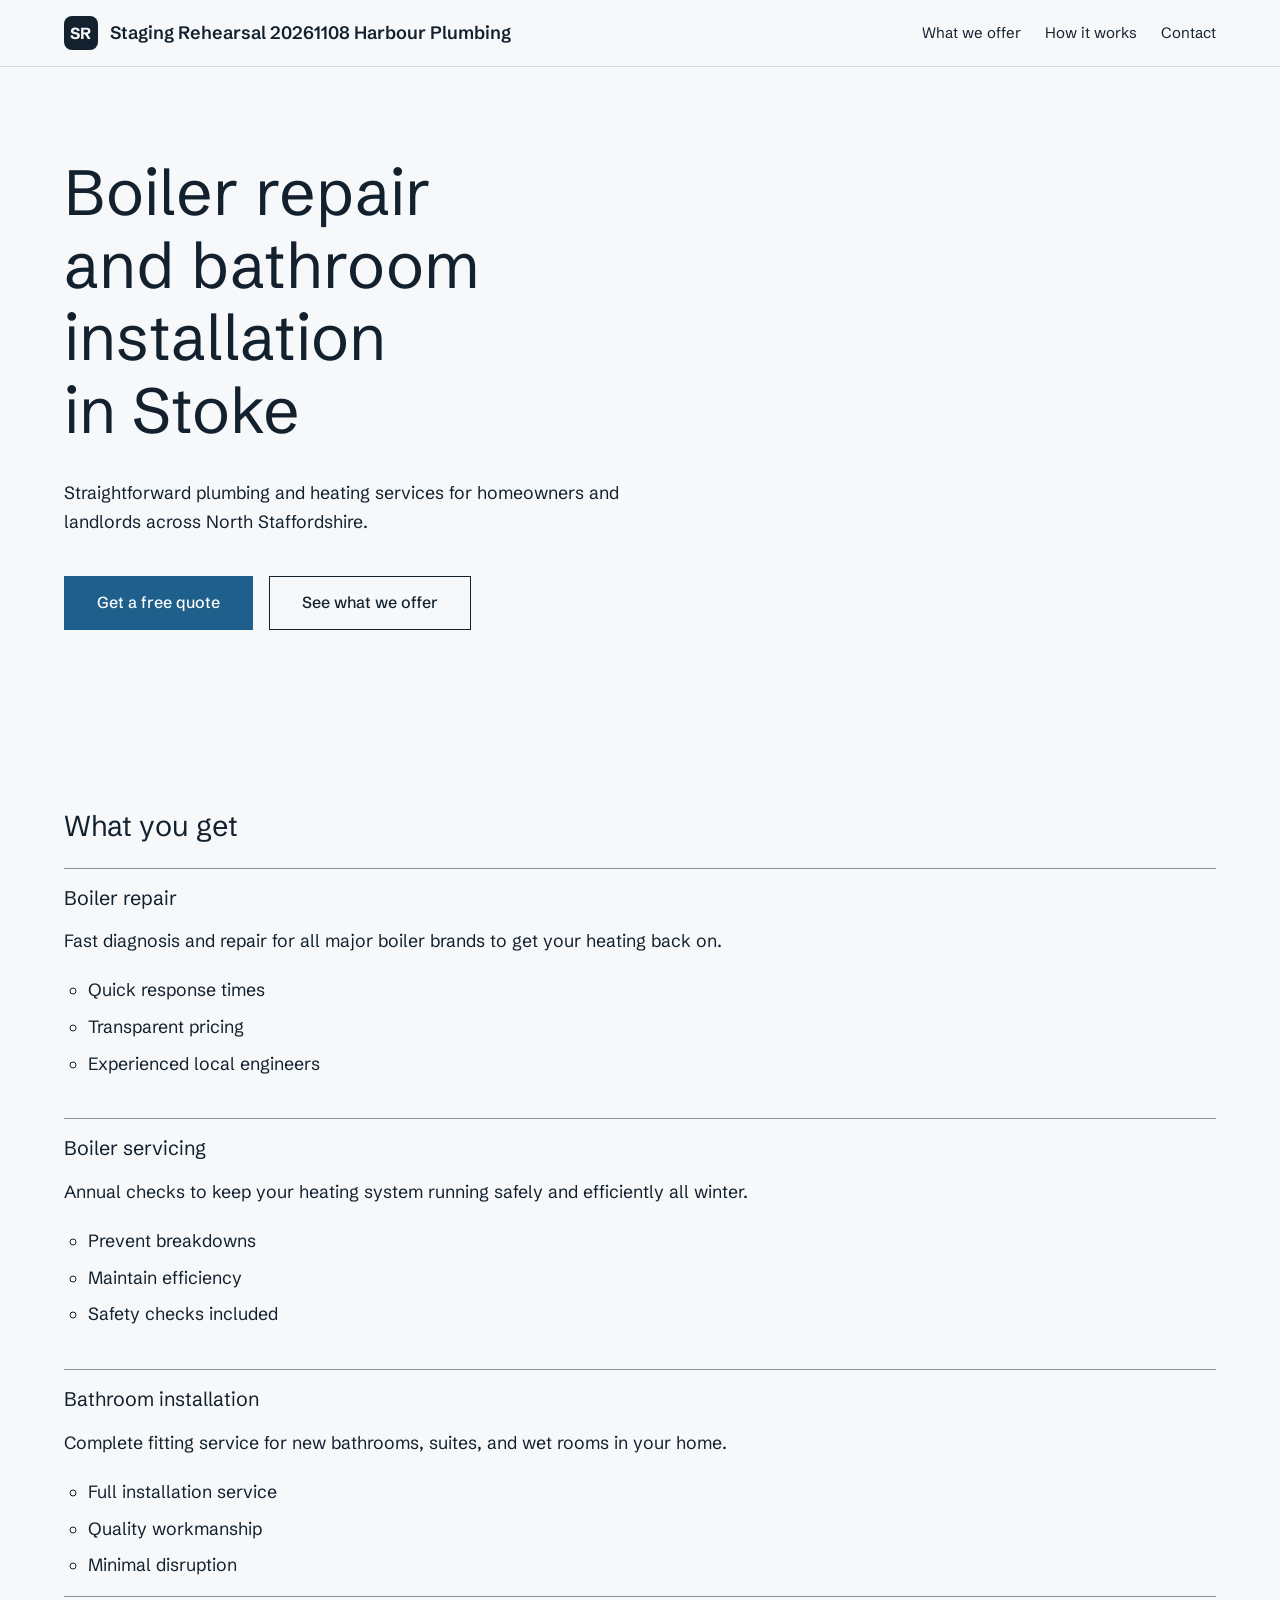
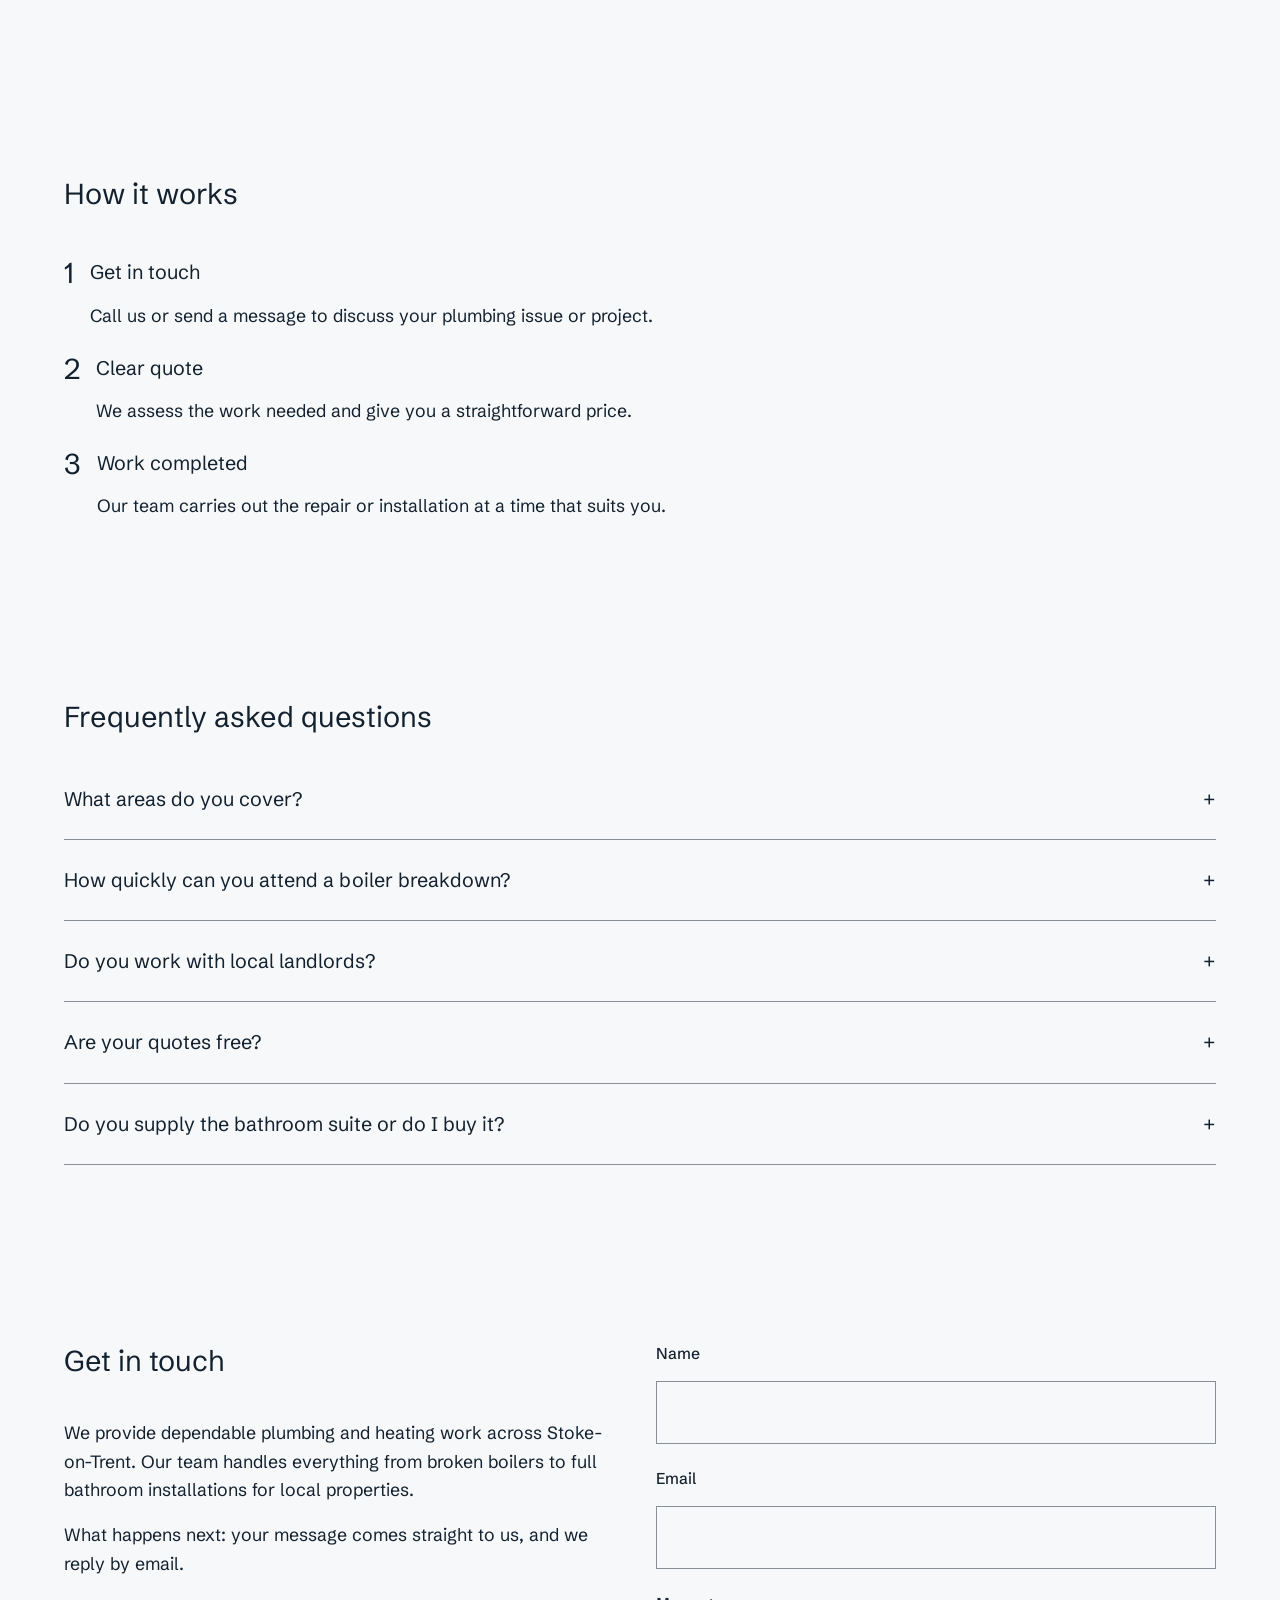
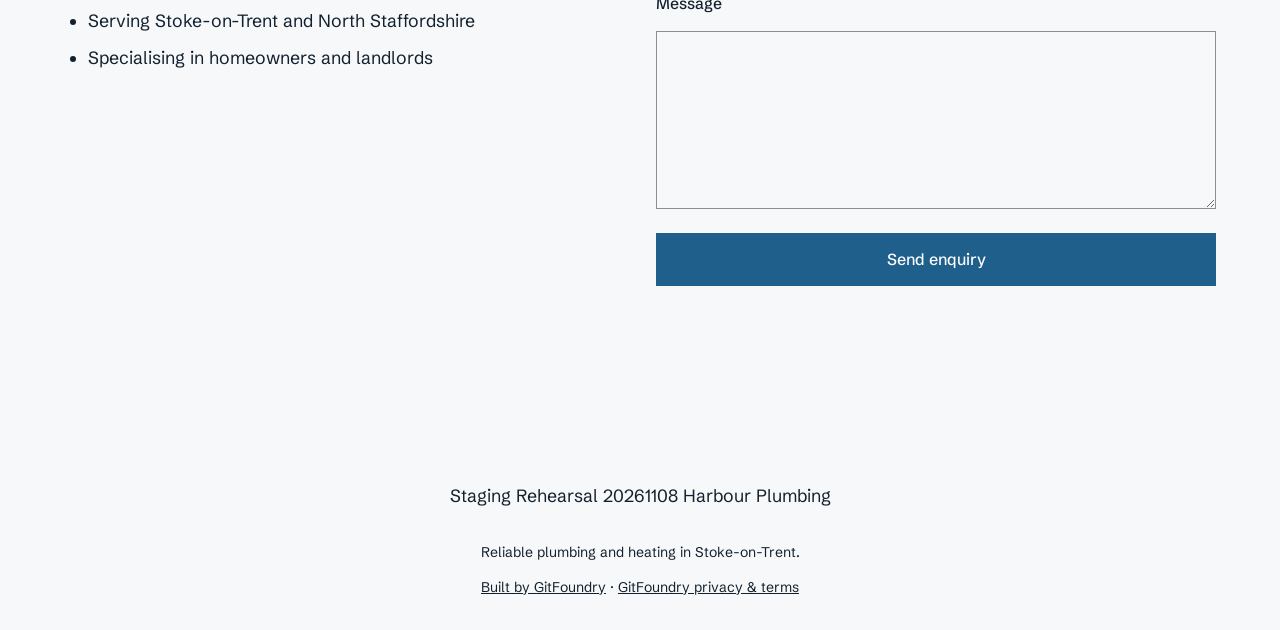
<file: index.html>
<!DOCTYPE html>
<html lang="en">
<head>
  <meta charset="UTF-8">
  <meta name="viewport" content="width=device-width, initial-scale=1.0">
  <title>Staging Rehearsal 20261108 Harbour Plumbing — Boiler repair and bathroom installation in Stoke</title>
  <meta name="description" content="Staging Rehearsal 20261108 Harbour Plumbing offers reliable boiler repair, servicing and bathroom installation for homeowners and landlords in Stoke-on-Trent.">
  <link rel="icon" href="favicon.svg" type="image/svg+xml">
  <link href="https://fonts.googleapis.com/css2?family=Schibsted+Grotesk:wght@400..900&family=Schibsted+Grotesk:wght@400..900&display=swap" rel="stylesheet">
  <link rel="stylesheet" href="styles.css">
  <noscript><style>
  .menu-toggle { display: none !important; }
  </style></noscript>
  <meta property="og:title" content="Staging Rehearsal 20261108 Harbour Plumbing">
  <meta property="og:description" content="Staging Rehearsal 20261108 Harbour Plumbing offers reliable boiler repair, servicing and bathroom installation for homeowners and landlords in Stoke-on-Trent.">
  <meta property="og:image" content="og-image.png">
  <meta property="og:url" content="index.html">
  <meta property="og:type" content="website">
  <meta name="twitter:card" content="summary_large_image">
  <script type="application/ld+json">{"@context":"https://schema.org","@type":"ProfessionalService","name":"Staging Rehearsal 20261108 Harbour Plumbing","description":"We provide dependable plumbing and heating work across Stoke-on-Trent. Our team handles everything from broken boilers to full bathroom installations for local properties."}</script>
</head>
<body>
<a class="skip-link" href="#main">Skip to content</a>
<header class="site-header" data-mobile-nav-open="false">
  <div class="site-header__inner">
    <a class="brand" href="index.html">
      <span class="brand__mark" aria-hidden="true">SR</span>
      <span class="brand__wordmark">Staging Rehearsal 20261108 Harbour Plumbing</span>
    </a>
    <button type="button" class="menu-toggle" data-mobile-nav-toggle aria-controls="primary-nav" aria-expanded="false" aria-label="Toggle navigation">
      <span class="menu-toggle__bar" aria-hidden="true"></span>
      <span class="menu-toggle__bar" aria-hidden="true"></span>
      <span class="menu-toggle__bar" aria-hidden="true"></span>
    </button>
    <nav class="primary-nav" id="primary-nav" aria-label="Primary">
      <a href="#features-list">What we offer</a>
      <a href="#process-steps">How it works</a>
      <a href="#contact-block">Contact</a>
    </nav>
  </div>
</header>

<main id="main">
<section data-section="hero-split" data-surface="dominant" id="hero-split" class="hero-split">
  <div class="container hero-split__inner">
    <div class="hero-split__text">
      <h1 class="hero-split__headline">Boiler repair and bathroom installation in Stoke</h1>
      <p class="hero-split__sub">Straightforward plumbing and heating services for homeowners and landlords across North Staffordshire.</p>
      <div class="hero-split__ctas">
        <a href="#contact" class="btn btn--primary">Get a free quote</a>
        <a href="#features-list" class="btn btn--ghost">See what we offer</a>
      </div>
    </div>

  </div>
</section>
<section data-section="features-list" data-surface="dominant" id="features-list" class="features-list">
  <div class="container">
    <h2 class="features-list__title">What you get</h2>
    <ul class="features-list__items">
      <li class="features-list__item">
        <div class="features-list__body">
          <h3 class="features-list__name">Boiler repair</h3>
          <p class="features-list__desc">Fast diagnosis and repair for all major boiler brands to get your heating back on.</p>
          <ul class="features-list__bullets"><li>Quick response times</li><li>Transparent pricing</li><li>Experienced local engineers</li></ul>
        </div>
      </li>
      <li class="features-list__item">
        <div class="features-list__body">
          <h3 class="features-list__name">Boiler servicing</h3>
          <p class="features-list__desc">Annual checks to keep your heating system running safely and efficiently all winter.</p>
          <ul class="features-list__bullets"><li>Prevent breakdowns</li><li>Maintain efficiency</li><li>Safety checks included</li></ul>
        </div>
      </li>
      <li class="features-list__item">
        <div class="features-list__body">
          <h3 class="features-list__name">Bathroom installation</h3>
          <p class="features-list__desc">Complete fitting service for new bathrooms, suites, and wet rooms in your home.</p>
          <ul class="features-list__bullets"><li>Full installation service</li><li>Quality workmanship</li><li>Minimal disruption</li></ul>
        </div>
      </li>
    </ul>
  </div>
</section>
<section data-section="process-steps" data-surface="dominant" id="process-steps" class="process-steps">
  <div class="container">
    <div class="process-steps__intro">
    <h2 class="process-steps__title">How it works</h2>
    </div>
    <ol class="process-steps__list">
      <li class="process-step">
        <span class="process-step__num" aria-hidden="true">1</span>
        <div class="process-step__body">
          <h3 class="process-step__heading">Get in touch</h3>
          <p class="process-step__desc">Call us or send a message to discuss your plumbing issue or project.</p>
        </div>
      </li>
      <li class="process-step">
        <span class="process-step__num" aria-hidden="true">2</span>
        <div class="process-step__body">
          <h3 class="process-step__heading">Clear quote</h3>
          <p class="process-step__desc">We assess the work needed and give you a straightforward price.</p>
        </div>
      </li>
      <li class="process-step">
        <span class="process-step__num" aria-hidden="true">3</span>
        <div class="process-step__body">
          <h3 class="process-step__heading">Work completed</h3>
          <p class="process-step__desc">Our team carries out the repair or installation at a time that suits you.</p>
        </div>
      </li>
    </ol>
  </div>
</section>
<section data-section="faq-accordion" data-surface="dominant" id="faq-accordion" class="faq-accordion">
  <div class="container">
    <h2 class="faq-accordion__title">Frequently asked questions</h2>
    <div class="faq-accordion__list">
      <details class="faq-item">
        <summary class="faq-item__question">What areas do you cover?</summary>
        <div class="faq-item__answer"><p>We cover all of Stoke-on-Trent and the surrounding areas in North Staffordshire.</p></div>
      </details>
      <details class="faq-item">
        <summary class="faq-item__question">How quickly can you attend a boiler breakdown?</summary>
        <div class="faq-item__answer"><p>We aim to respond to all emergency call-outs within the same day depending on our current schedule.</p></div>
      </details>
      <details class="faq-item">
        <summary class="faq-item__question">Do you work with local landlords?</summary>
        <div class="faq-item__answer"><p>Yes, we work regularly with landlords across North Staffordshire to maintain rental properties and issue safety certificates.</p></div>
      </details>
      <details class="faq-item">
        <summary class="faq-item__question">Are your quotes free?</summary>
        <div class="faq-item__answer"><p>Yes, we provide straightforward, no-obligation quotes for all plumbing and heating work before we start.</p></div>
      </details>
      <details class="faq-item">
        <summary class="faq-item__question">Do you supply the bathroom suite or do I buy it?</summary>
        <div class="faq-item__answer"><p>You can supply your own suite, or we can help you source the right fixtures for your space.</p></div>
      </details>
    </div>
  </div>
</section>
<section data-section="contact-block" data-surface="dominant" id="contact" class="contact-block">
  <div class="container contact-block__inner" id="contact-block">
    <div class="contact-block__info">
      <h2 class="contact-block__title">Get in touch</h2>
      <p class="contact-block__about">We provide dependable plumbing and heating work across Stoke-on-Trent. Our team handles everything from broken boilers to full bathroom installations for local properties.</p>
      <p class="contact-block__promise">What happens next: your message comes straight to us, and we reply by email.</p>
      <ul class="contact-block__signals"><li>Serving Stoke-on-Trent and North Staffordshire</li><li>Specialising in homeowners and landlords</li></ul>
    </div>
    <form class="contact-block__form" action="https://gitfoundry-worker-test.gitfoundry.workers.dev/api/site-enquiry" method="POST">
      <input type="hidden" name="subject" value="Enquiry from Staging Rehearsal 20261108 Harbour Plumbing">
      <input type="hidden" name="page" value="index.html">
      <input type="text" name="_gotcha" tabindex="-1" autocomplete="off" aria-hidden="true" style="position:absolute;left:-9999px">
      <div class="form-field">
        <label for="contact-name" class="form-label">Name</label>
        <input id="contact-name" name="name" type="text" class="form-input" autocomplete="name" required>
      </div>
      <div class="form-field">
        <label for="contact-email" class="form-label">Email</label>
        <input id="contact-email" name="email" type="email" class="form-input" autocomplete="email" required>
      </div>
      <div class="form-field">
        <label for="contact-message" class="form-label">Message</label>
        <textarea id="contact-message" name="message" class="form-textarea" rows="5" required></textarea>
      </div>
      <button type="submit" class="btn btn--primary">Send enquiry</button>
    </form>
  </div>
</section>
</main>
<footer class="site-footer">
  <div class="container site-footer__inner">
    <p class="site-footer__brand">Staging Rehearsal 20261108 Harbour Plumbing</p>
    <p class="site-footer__tagline">Reliable plumbing and heating in Stoke-on-Trent.</p>
    <p class="site-footer__built"><a href="https://gitfoundry.co.uk">Built by GitFoundry</a> · <a href="https://gitfoundry.co.uk/legal">GitFoundry privacy &amp; terms</a></p>
  </div>
</footer>
  <script src="mobile-nav.js" defer></script>
</body>
</html>
</file>
<file: styles.css>
/* Composable design stylesheet for style "tuple-1003d7c5-536c-485d-b191-a34178415eac". */
/* Compiled from reviewed style data by lib/design-css.mjs. The model never writes this file. */
:root {
  --colour-dominant: #f6f8fa;
  --colour-on-dominant: #13212e;
  --colour-supporting: #13212e;
  --colour-on-supporting: #f6f8fa;
  --colour-accent: #1f5f8b;
  --colour-on-accent: #ffffff;
  --colour-muted: #57626b;
  --colour-border: #898f96;
  --colour-focus: #1f5f8b;
  --colour-on-dark-focus: #356f97;
  --colour-error: #6b0014;
  --colour-success: #0b3d20;
  --font-display: "Schibsted Grotesk", Georgia, "Times New Roman", serif;
  --font-body: "Schibsted Grotesk", -apple-system, BlinkMacSystemFont, "Segoe UI", Roboto, Helvetica, Arial, sans-serif;
  --text-display: clamp(2.838rem, 2.4565714285714284rem + 1.9071428571428573vw, 4.173rem);
  --leading-display: 1.14;
  --tracking-display: -0.02em;
  --weight-display: 400;
  --text-h1: clamp(1.899rem, 1.643857142857143rem + 1.2757142857142854vw, 2.792rem);
  --leading-h1: 1.19;
  --tracking-h1: -0.015em;
  --weight-h1: 400;
  --text-h2: clamp(1.375rem, 1.2341428571428572rem + 0.7042857142857144vw, 1.868rem);
  --leading-h2: 1.24;
  --tracking-h2: -0.01em;
  --weight-h2: 400;
  --text-h3: clamp(1.125rem, 1.0892857142857142rem + 0.17857142857142858vw, 1.25rem);
  --leading-h3: 1.34;
  --tracking-h3: 0em;
  --weight-h3: 400;
  --text-body: clamp(1rem, 0.9642857142857143rem + 0.17857142857142858vw, 1.125rem);
  --leading-body: 1.63;
  --tracking-body: 0em;
  --weight-body: 400;
  --text-small: 0.875rem;
  --leading-small: 1.53;
  --tracking-small: 0em;
  --weight-small: 400;
  --text-label: clamp(0.875rem, 0.8392857142857143rem + 0.17857142857142858vw, 1rem);
  --leading-label: 1.4;
  --tracking-label: 0.01em;
  --weight-label: 500;
  --text-button: 1rem;
  --leading-button: 1.2;
  --tracking-button: 0em;
  --weight-button: 500;
  --measure: 79ch;
  --space-0: 0.25rem;
  --space-1: 0.5rem;
  --space-2: 0.75rem;
  --space-3: 1rem;
  --space-4: 1.5rem;
  --space-5: 2rem;
  --space-6: 3rem;
  --space-7: 4rem;
  --space-8: 6rem;
  --gutter: clamp(1rem, 0.7142857142857143rem + 1.4285714285714286vw, 2rem);
  --section-gap: clamp(3rem, 2.142857142857143rem + 4.285714285714286vw, 6rem);
  --content-max: 72rem;
  --radius: 0rem;
  --shadow: 0 1px 2px rgba(0, 0, 0, 0.06), 0 4px 12px rgba(0, 0, 0, 0.04);
  --colour-action: var(--colour-accent);
  --colour-on-action: var(--colour-on-accent);
  --card-border: none;
  --card-shadow: 0 1px 2px rgba(0, 0, 0, 0.06), 0 4px 12px rgba(0, 0, 0, 0.04);
  --control-min-height: 44px;
  --motion-fast: 120ms;
  --motion-normal: 200ms;
  --motion-slow: 320ms;
  --easing: cubic-bezier(0.2, 0, 0, 1);
}

*, *::before, *::after { box-sizing: border-box; }

body {
  margin: 0;
  font-family: var(--font-body);
  font-size: var(--text-body);
  line-height: var(--leading-body);
  background: var(--colour-dominant);
  color: var(--colour-on-dominant);
  overflow-wrap: anywhere;
}

/* anywhere, not break-word: only anywhere shrinks the min-content size, so a
   long word in a grid or flex child wraps instead of widening its track and
   bursting the page under 200% text enlargement. */
h1, h2, h3 { text-wrap: balance; overflow-wrap: anywhere; }

h1 {
  font-family: var(--font-display);
  font-size: var(--text-h1);
  font-weight: var(--weight-h1);
  line-height: var(--leading-h1);
  letter-spacing: var(--tracking-h1)em;
  margin-block: var(--space-6) var(--space-4);
}

h2 {
  font-family: var(--font-display);
  font-size: var(--text-h2);
  font-weight: var(--weight-h2);
  line-height: var(--leading-h2);
  letter-spacing: var(--tracking-h2)em;
  margin-block: var(--space-6) var(--space-3);
}

h3 {
  font-family: var(--font-display);
  font-size: var(--text-h3);
  font-weight: var(--weight-h3);
  line-height: var(--leading-h3);
  letter-spacing: var(--tracking-h3)em;
  margin-block: var(--space-5) var(--space-3);
}

p { max-width: var(--measure); }

small {
  font-size: var(--text-small);
  line-height: var(--leading-small);
}

label, .form-label {
  display: block;
  font-size: var(--text-label);
  font-weight: var(--weight-label);
  line-height: var(--leading-label);
  letter-spacing: var(--tracking-label)em;
  margin-block-end: var(--space-1);
}

.page-title {
  font-family: var(--font-display);
  font-size: var(--text-display);
  font-weight: var(--weight-display);
  line-height: var(--leading-display);
  letter-spacing: var(--tracking-display)em;
  /* An inner page's title sits outside a container: keep it inside the same gutters. */
  width: min(100% - (2 * var(--gutter)), var(--content-max));
  margin-inline: auto;
  padding-block-start: var(--section-gap);
  overflow-wrap: anywhere;
}

/* Semantic surfaces: every section colour resolves through these variables,
   so text always sits on its measured on-colour. */
[data-surface="dominant"] {
  --surface: var(--colour-dominant);
  --ink: var(--colour-on-dominant);
  background: var(--surface);
  color: var(--ink);
}

[data-surface="supporting"] {
  --surface: var(--colour-supporting);
  --ink: var(--colour-on-supporting);
  background: var(--surface);
  color: var(--ink);
}

[data-surface] :is(h1, h2, h3, p) { color: inherit; }

/* Plain links inherit their surface ink. Button-links are excluded: their
   colours come from the button rules below, and this selector would otherwise
   out-specify .btn--primary and paint accent buttons in body text. */
[data-surface] a:not(.btn) { color: inherit; }

/* Document rhythm: tight groups, generous separation. */
.container {
  width: min(100% - (2 * var(--gutter)), var(--content-max));
  margin-inline: auto;
}

main > section { padding-block: var(--section-gap); }

/* Hero compositions. */
.hero-centered__inner,
.hero-split__inner,
.hero-banner__inner {
  display: grid;
  gap: var(--space-5);
  align-items: center;
}

.hero-centered__headline,
.hero-split__headline,
.hero-banner__headline {
  font-family: var(--font-display);
  font-size: var(--text-display);
  font-weight: var(--weight-display);
  line-height: var(--leading-display);
  letter-spacing: var(--tracking-display)em;
  margin-block: 0 var(--space-3);
  /* No ch cap here: ch scales with font-size, so it cannot constrain a
     headline that is simply too large for its copy. Length is governed by the
     display scale in the style record instead. */
}

.hero-note {
  padding: var(--space-5);
  border-radius: var(--radius);
}

/* Feature compositions. */
.features-list__items { list-style: none; margin: 0; padding: 0; display: grid; gap: var(--space-4); }
.features-grid__cards { display: grid; gap: var(--space-5); }
.feature-card {
  padding: var(--space-5);
  border: var(--card-border);
  border-radius: var(--radius);
  box-shadow: var(--card-shadow);
}

/* Founder composition. */
.founder-story__inner { display: grid; gap: var(--space-5); align-items: start; }
.founder-story__image img { width: 100%; height: auto; display: block; border-radius: var(--radius); }

/* Process compositions. */
.process-steps__list,
.how-it-works__steps { list-style: none; margin: 0; padding: 0; display: grid; gap: var(--space-4); }

/* FAQ disclosures. */
details.faq-item { border-block-end: 1px solid var(--colour-border); padding-block: var(--space-3); }
details.faq-item summary {
  cursor: pointer;
  font-size: var(--text-h3);
  font-weight: var(--weight-h3);
  padding-block: var(--space-1);
  min-height: 44px;
}

/* Conversion compositions. */
.waitlist-capture__row { display: grid; gap: var(--space-3); }
.contact-block__inner { display: grid; gap: var(--space-5); }

/* Section roots: in-page anchors land with breathing room. Listing every
   root also keeps validator class coverage honest on the new path. */
.hero-centered,
.hero-split,
.hero-banner,
.features-list,
.features-grid,
.problem-solution,
.founder-story,
.process-steps,
.how-it-works,
.faq-accordion,
.cta-banner,
.waitlist-capture,
.contact-block,
.editorial-intro,
.manifesto-band,
.outcomes-band,
.capability-rows,
.work-index,
.image-triptych,
.client-logos { scroll-margin-top: var(--space-4); }

.waitlist-capture__inner { display: grid; gap: var(--space-4); align-content: start; }

/* Section element vocabulary: every class the catalogue renderers emit gets
   a token-driven rule, so validator class coverage holds on the new path. */
.hero-centered__copy,
.hero-split__text {
  display: grid;
  gap: var(--space-3);
  align-content: start;
}

.hero-centered__kicker,
.process-steps__eyebrow,
.founder-story__eyebrow,
.waitlist-capture__eyebrow,
.problem-solution__label {
  font-size: var(--text-label);
  font-weight: var(--weight-label);
  line-height: var(--leading-label);
  letter-spacing: var(--tracking-label)em;
  margin-block: 0 var(--space-2);
}

.hero-centered__sub,
.hero-split__sub,
.hero-banner__sub {
  font-size: var(--text-body);
  line-height: var(--leading-body);
  margin-block: 0 var(--space-4);
}

.hero-centered__ctas,
.hero-split__ctas {
  display: flex;
  flex-wrap: wrap;
  gap: var(--space-3);
  align-items: center;
}

/* WCAG 2.5.8 gives a standalone link a 24px minimum target. Declare it: left
   to the body leading, a style with tighter leading drops under the floor. */
.hero-centered__text-link {
  font-weight: var(--weight-button);
  text-underline-offset: 3px;
  display: inline-flex;
  align-items: center;
  min-height: 24px;
}

.hero-note {
  padding: var(--space-5);
  border-radius: var(--radius);
}

.hero-note__label {
  font-size: var(--text-label);
  font-weight: var(--weight-label);
  letter-spacing: var(--tracking-label)em;
  margin-block: 0 var(--space-2);
}

.hero-note__title {
  font-family: var(--font-display);
  font-size: var(--text-h3);
  font-weight: var(--weight-h3);
  line-height: var(--leading-h3);
  margin-block: 0 var(--space-2);
}

.hero-note__rule {
  border-block-start: 1px solid currentColor;
  opacity: 0.55;
  margin-block: var(--space-3);
}

.hero-note__body { margin-block: 0 var(--space-2); }
.hero-note__signoff { font-size: var(--text-small); margin-block: 0; }

.hero-split__image img { width: 100%; height: auto; display: block; border-radius: var(--radius); }

.features-list__title,
.features-grid__title,
.process-steps__title,
.how-it-works__title,
.faq-accordion__title,
.founder-story__title,
.contact-block__title,
.waitlist-capture__title,
.problem-solution__headline {
  font-family: var(--font-display);
  font-size: var(--text-h2);
  font-weight: var(--weight-h2);
  line-height: var(--leading-h2);
  letter-spacing: var(--tracking-h2)em;
  margin-block: 0 var(--space-4);
}

.hero-centered__inner:not(:has(.hero-note)) { grid-template-columns: 1fr; }

.features-list__item {
  display: grid;
  grid-template-columns: 1fr;
  gap: var(--space-3);
  padding-block: var(--space-3);
  border-block-start: 1px solid var(--colour-border);
}

.features-list__item:last-child { border-block-end: 1px solid var(--colour-border); }

.features-list__num {
  font-family: var(--font-display);
  font-size: var(--text-h3);
  font-weight: var(--weight-h3);
}

.features-list__body { display: grid; gap: var(--space-1); align-content: start; }

.features-list__name,
.feature-card__title,
.process-step__heading,
.how-step__heading {
  font-family: var(--font-display);
  font-size: var(--text-h3);
  font-weight: var(--weight-h3);
  line-height: var(--leading-h3);
  margin-block: 0 var(--space-1);
}

.features-list__desc,
.feature-card__desc,
.process-step__desc,
.how-step__desc { margin-block: 0; }

.features-list__bullets,
.feature-card__bullets,
.founder-story__signals,
.contact-block__signals {
  margin: var(--space-2) 0 0;
  padding-inline-start: var(--space-4);
  display: grid;
  gap: var(--space-1);
}

.problem-solution__inner { display: grid; gap: var(--space-5); }
.problem-solution__problem, .problem-solution__answer { display: grid; gap: var(--space-2); align-content: start; }
.problem-solution__body { margin-block: 0; }
.problem-solution__product {
  font-family: var(--font-display);
  font-size: var(--text-h3);
  font-weight: var(--weight-h3);
  margin-block: 0;
}

.founder-story__text { display: grid; gap: var(--space-2); align-content: start; }
.founder-story__body { margin-block: 0; }
.founder-story__subhead {
  font-family: var(--font-display);
  font-size: var(--text-h3);
  font-weight: var(--weight-h3);
  margin-block: var(--space-3) var(--space-1);
}
.founder-story__steps { margin: 0; padding-inline-start: var(--space-4); display: grid; gap: var(--space-1); }
.founder-story--no-image .founder-story__inner { grid-template-columns: 1fr; }

.process-steps__intro { display: grid; gap: var(--space-1); margin-block-end: var(--space-4); }
.process-step,
.how-step {
  display: grid;
  grid-template-columns: auto 1fr;
  gap: var(--space-3);
}
.process-step__body { display: grid; gap: var(--space-1); align-content: start; }
.process-step__num,
.how-step__num {
  font-family: var(--font-display);
  font-size: var(--text-h2);
  font-weight: var(--weight-h2);
  line-height: 1;
}

.faq-accordion__list { display: grid; }
.faq-item__question { display: flex; justify-content: space-between; align-items: baseline; gap: var(--space-3); cursor: pointer; list-style: none; }
.faq-item__question::-webkit-details-marker { display: none; }
.faq-item__question::after { content: "+"; flex: 0 0 auto; }
details[open] > .faq-item__question::after { content: "−"; }
.faq-item__answer p { margin-block: var(--space-2) 0; }

.cta-banner__inner { display: grid; gap: var(--space-3); justify-items: start; }
.cta-banner__hook { font-size: var(--text-h3); line-height: var(--leading-h3); margin-block: 0; }

.waitlist-capture__intro { display: grid; gap: var(--space-1); }
.waitlist-capture__form { display: grid; gap: var(--space-3); }
.waitlist-capture__label { margin-block-end: 0; }
/* 2026-09-10 — was white-space: nowrap, which defeated the grid/flex
   blowout guard (.waitlist-capture__row > *, line ~562) that every other
   button in this design system relies on to wrap instead of bursting the
   page under text enlargement. Explicit white-space: normal documents that
   decision and keeps this selector defined (validate-site.mjs requires
   every rendered class to have a rule). */
.waitlist-capture__btn { white-space: normal; }

.contact-block__info { display: grid; gap: var(--space-3); align-content: start; }
.contact-block__about,
.contact-block__hours,
.contact-block__promise { margin-block: 0; }
.contact-block__form { display: grid; gap: 0; align-content: start; }

.site-footer__inner { display: grid; gap: var(--space-2); }
.site-footer__brand { font-family: var(--font-display); font-weight: var(--weight-h3); }
.site-footer__tagline,
.site-footer__built { font-size: var(--text-small); margin-block: 0; }
/* The credit link must read on the footer's own surface, not the browser's default blue. */
.site-footer__built a { color: inherit; text-decoration: underline; }

/* Actions: primary rides the accent pair, secondary the supporting pair. */
.btn, button {
  font-family: var(--font-body);
  font-size: var(--text-button);
  font-weight: var(--weight-button);
  line-height: var(--leading-button);
  letter-spacing: var(--tracking-button)em;
}

.btn {
  display: inline-flex;
  align-items: center;
  justify-content: center;
  min-height: var(--control-min-height);
  padding: var(--space-3) var(--space-5);
  border-radius: var(--radius);
  text-decoration: none;
  border: 1px solid transparent;
}

.btn--primary {
  background: var(--colour-action);
  color: var(--colour-on-action);
}

.btn--ghost {
  background: transparent;
  border-color: currentColor;
  color: var(--colour-supporting);
}

[data-surface="supporting"] .btn--ghost { color: var(--colour-on-supporting); }

/* Form controls. */
.form-input, .form-textarea, .waitlist-capture__input {
  width: 100%;
  min-height: var(--control-min-height);
  padding: var(--space-3);
  font: inherit;
  color: inherit;
  background: transparent;
  border: 1px solid var(--colour-border);
  border-radius: var(--radius);
}

.form-field { display: grid; gap: var(--space-1); margin-block-end: var(--space-4); }
.form-error { color: var(--colour-error); font-weight: 600; }

/* Grid/flex blowout guard: text-bearing grid and flex children must shrink
   below their min-content size, or a long word bursts the page under text
   enlargement instead of wrapping. */
.hero-centered__inner > *,
.hero-split__inner > *,
.features-grid__cards > *,
.founder-story__inner > *,
.contact-block__inner > *,
.waitlist-capture__inner > *,
.waitlist-capture__row > *,
.problem-solution__inner > *,
.cta-banner__inner > *,
.hero-centered__ctas > *,
.hero-split__ctas > * {
  min-width: 0;
}

/* Navigation tokens for the polish-installed header. The header block owns
   colours and type size; these additive rules own layout and touch targets.
   (An earlier .site-nav block styled nothing — the header emits
   .primary-nav — so these target the real classes.) */
.primary-nav { display: flex; flex-wrap: wrap; gap: var(--space-3); align-items: center; }
.primary-nav a { text-decoration: none; padding-block: 0.25rem; }
.primary-nav a:hover { text-decoration: underline; text-underline-offset: 3px; }

/* The shared header toggle ships at 38px; the product default is 44px.
   min-height here does not disturb the header block's own box rules. */
.menu-toggle { min-height: 44px; }

/* Footer. */
.site-footer { padding-block: var(--section-gap) var(--space-5); }

/* State changes only: focus, hover, pressed. No entrance choreography, and
   never opacity zero as a prerequisite for visible content. */
a, button, .btn, input, textarea, summary {
  transition:
    color var(--motion-fast) var(--easing),
    background-color var(--motion-normal) var(--easing),
    border-color var(--motion-fast) var(--easing),
    box-shadow var(--motion-normal) var(--easing);
}

a:hover { text-decoration-thickness: 2px; }
.btn--primary:hover { filter: brightness(1.06); }
.btn--primary:active { filter: brightness(0.96); }
.btn:disabled, button:disabled { opacity: 0.55; cursor: not-allowed; }

:focus-visible {
  outline: 3px solid var(--colour-focus);
  outline-offset: 2px;
}

[data-surface="supporting"] :focus-visible { outline-color: var(--colour-on-dark-focus); }

@media (prefers-reduced-motion: reduce) {
  *, *::before, *::after {
    animation-duration: 0.01ms !important;
    animation-iteration-count: 1 !important;
    transition-duration: 0.01ms !important;
    scroll-behavior: auto !important;
  }
  html { scroll-behavior: auto; }
}

/* ── Hero atmosphere ───────────────────────────────────────────────────────
   A colour field drawn from the style's own palette. No image file, nothing
   licensed, nothing to store, and each style tints itself. Overlapping soft
   radial gradients read as depth the way a photograph does, without one.
   The scrim is what guarantees the text contrast — a gradient behind text
   cannot be measured, so it is never trusted on its own. */
.hero-atmosphere {
  position: relative;
  isolation: isolate;
  display: grid;
  align-items: end;
  min-height: min(86vh, 44rem);
  overflow: hidden;
  background: var(--colour-dominant);
  color: var(--colour-on-dominant);
}

.hero-atmosphere__field {
  position: absolute;
  inset: 0;
  z-index: -2;
  background: radial-gradient(120% 90% at 14% 12%, color-mix(in oklab, var(--colour-accent) 16%, var(--colour-dominant)) 0%, transparent 62%),
    radial-gradient(110% 100% at 86% 78%, color-mix(in oklab, var(--colour-muted) 12%, var(--colour-dominant)) 0%, transparent 70%),
    var(--colour-dominant);
}

/* Fixed, measurable darkening so the on-supporting ink always clears its
   contrast threshold regardless of where the gradient stops happen to land. */
.hero-atmosphere__scrim {
  position: absolute;
  inset: 0;
  z-index: -1;
  background: linear-gradient(to top, rgba(255, 255, 255, 0.35) 0%, rgba(255, 255, 255, 0.15) 60%, rgba(255, 255, 255, 0.05) 100%);
}

.hero-atmosphere__inner {
  padding-block: var(--section-gap);
  display: grid;
  justify-items: start;
  gap: var(--space-2);
}

.hero-atmosphere__kicker {
  font-size: var(--text-small);
  font-weight: var(--weight-label);
  letter-spacing: 0.14em;
  text-transform: uppercase;
  margin-block: 0;
  opacity: 0.85;
}

.hero-atmosphere__headline {
  font-family: var(--font-display);
  font-size: var(--text-display);
  font-weight: var(--weight-display);
  line-height: var(--leading-display);
  letter-spacing: var(--tracking-display)em;
  margin-block: 0 var(--space-2);
  max-width: 20ch;
}

.hero-atmosphere__sub {
  font-size: var(--text-body);
  line-height: var(--leading-body);
  margin-block: 0 var(--space-4);
  opacity: 0.92;
}

.hero-atmosphere__ctas {
  display: flex;
  flex-wrap: wrap;
  gap: var(--space-3);
  align-items: center;
}

.hero-atmosphere__ctas > * { min-width: 0; }

.hero-atmosphere__text-link {
  font-weight: var(--weight-button);
  text-underline-offset: 3px;
  display: inline-flex;
  align-items: center;
  min-height: 24px;
}

/* ── Editorial sections ────────────────────────────────────────────────────
   Asymmetric grids: a small-caps label in the left margin, a large headline,
   body copy in a middle column and a list on the right. Mobile-first, so each
   block is a readable stack until there is width for the real composition. */

/* A bleed section lets its own background and any full-width child run edge to
   edge. A .container child keeps its inset: the colour field bleeds, the words
   inside it do not. Without the :not() the container lost its gutter and text
   sat flush against the viewport edge. */
.section--bleed { padding-inline: 0; }
.section--bleed > *:not(.container) { width: 100%; max-width: none; margin-inline: 0; }

.editorial-intro__label,
.manifesto-band__label,
.outcomes-band__label,
.capability-rows__label,
.work-index__label,
.client-logos__label {
  font-size: var(--text-small);
  font-weight: var(--weight-label);
  letter-spacing: 0.12em;
  text-transform: uppercase;
  color: var(--colour-muted);
  margin-block: 0 var(--space-3);
}

[data-surface="supporting"] :is(.editorial-intro__label, .manifesto-band__label, .outcomes-band__label, .capability-rows__label, .work-index__label, .client-logos__label) {
  color: inherit;
  opacity: 0.72;
}

.editorial-intro__grid,
.manifesto-band__grid,
.outcomes-band__grid,
.capability-rows__grid,
.work-index__grid,
.client-logos__grid {
  display: grid;
  gap: var(--space-4);
  align-items: start;
}

/* h1 scale, not the hero's display scale. At display scale in these tracks a
   headline broke mid-word: overflow-wrap:anywhere is the safety net that stops
   a grid track bursting, and it splits a word that cannot fit, so the scale has
   to suit the column rather than the wrap mode being loosened. */
.manifesto-band__headline,
.outcomes-band__headline {
  font-family: var(--font-display);
  font-size: var(--text-h1);
  font-weight: var(--weight-display);
  line-height: var(--leading-h1);
  letter-spacing: var(--tracking-h1)em;
  margin-block: 0 var(--space-4);
  max-width: 16ch;
}

/* The introduction is a normal section, with the same heading hierarchy as
   services and FAQs. Its label sits above two balanced content columns. */
.editorial-intro__label { margin-block: 0; }
.editorial-intro__headline {
  font-family: var(--font-display);
  font-size: var(--text-h2);
  font-weight: var(--weight-h2);
  line-height: var(--leading-h2);
  letter-spacing: var(--tracking-h2);
  margin-block: 0;
  max-width: none;
}
.editorial-intro__body p { margin: 0; max-width: 42ch; }

/* Sits beside its own label in a narrower column, so it takes the step below
   the intro and manifesto headlines. */
.capability-rows__headline {
  font-family: var(--font-display);
  font-size: var(--text-h2);
  font-weight: var(--weight-h2);
  line-height: var(--leading-h2);
  letter-spacing: var(--tracking-h2)em;
  margin-block: 0 var(--space-4);
  max-width: 14ch;
}

.editorial-intro__body p,
.manifesto-band__body p { margin-block: 0 var(--space-3); }

.editorial-intro__keywords {
  list-style: none;
  margin: 0;
  padding: 0;
  display: grid;
  gap: var(--space-1);
  font-size: var(--text-small);
  letter-spacing: 0.1em;
  text-transform: uppercase;
  color: var(--colour-muted);
}

[data-surface="supporting"] .editorial-intro__keywords { color: inherit; opacity: 0.72; }

.outcomes-band__items {
  list-style: none;
  margin: 0;
  padding: 0;
  display: grid;
  gap: var(--space-4);
}

.outcomes-band__item {
  border-inline-start: 1px solid var(--colour-border);
  padding-inline-start: var(--space-3);
  min-width: 0;
}

[data-surface="supporting"] .outcomes-band__item { border-inline-start-color: currentColor; }

.outcomes-band__item-text {
  display: block;
  font-family: var(--font-display);
  font-size: var(--text-h3);
  line-height: var(--leading-h3);
}

.capability-rows__rows,
.work-index__rows {
  list-style: none;
  margin: 0;
  padding: 0;
  display: grid;
  gap: var(--space-4);
}

.capability-rows__row,
.work-index__row {
  display: grid;
  gap: var(--space-2);
  align-items: start;
  padding-block-end: var(--space-4);
  border-block-end: 1px solid var(--colour-border);
  min-width: 0;
}

[data-surface="supporting"] :is(.capability-rows__row, .work-index__row) { border-block-end-color: currentColor; }

.capability-rows__num,
.work-index__num {
  font-size: var(--text-small);
  color: var(--colour-muted);
  font-variant-numeric: tabular-nums;
}

[data-surface="supporting"] :is(.capability-rows__num, .work-index__num) { color: inherit; opacity: 0.72; }

.capability-rows__name,
.work-index__title {
  font-family: var(--font-display);
  font-size: var(--text-h3);
  font-weight: var(--weight-h3);
  line-height: var(--leading-h3);
  margin-block: 0 var(--space-1);
}

.work-index__title { display: block; }
/* Body stacks the row title over its description inside the row grid. */
.capability-rows__body {
  display: grid;
  gap: var(--space-1);
  align-content: start;
  min-width: 0;
}
.capability-rows__desc,
.work-index__desc { margin-block: 0; }

.capability-rows__media img,
.work-index__thumb img {
  width: 100%;
  height: auto;
  display: block;
  border-radius: var(--radius);
}

.image-triptych__cards {
  list-style: none;
  margin: 0;
  padding: 0;
  display: grid;
  gap: 1px;
}

.image-triptych__card {
  position: relative;
  display: grid;
  align-content: end;
  gap: var(--space-1);
  min-height: 18rem;
  padding: var(--space-5);
  background: var(--colour-supporting);
  color: var(--colour-on-supporting);
  overflow: hidden;
  min-width: 0;
}

.image-triptych__img {
  position: absolute;
  inset: 0;
  width: 100%;
  height: 100%;
  object-fit: cover;
}

.image-triptych__title,
.image-triptych__meta { position: relative; z-index: 1; }

/* Card text sits at the foot of the card over the photograph, so a scrim
   holds the supporting colour behind the words: the bottom of the card
   is the supporting surface itself, where the on-supporting ink already meets
   the 4.5:1 contract. Bright and dark photographs were verified in the
   browser gate (Package 5 fault injection). */
.image-triptych__card::after {
  content: "";
  position: absolute;
  inset: 0;
  background: linear-gradient(to top, var(--colour-supporting) 0%, var(--colour-supporting) 38%, transparent 72%);
  pointer-events: none;
}

/* Deliberate photo-free fallback: without photographs the cards need no
   photographic height, and the marker keeps the validator honest about the
   choice instead of passing silently. */
.image-triptych--no-photos .image-triptych__card { min-height: auto; }
.image-triptych--no-photos .image-triptych__card::after { content: none; }

.image-triptych__title {
  font-family: var(--font-display);
  font-size: var(--text-h2);
  font-weight: var(--weight-h2);
  line-height: var(--leading-h2);
}

.image-triptych__meta {
  font-size: var(--text-small);
  letter-spacing: 0.1em;
  opacity: 0.8;
}

.client-logos__items {
  list-style: none;
  margin: 0;
  padding: 0;
  display: flex;
  flex-wrap: wrap;
  gap: var(--space-4);
  align-items: center;
}

.client-logos__item {
  font-family: var(--font-display);
  font-size: var(--text-h3);
  line-height: var(--leading-h3);
  color: var(--colour-muted);
  min-width: 0;
}

[data-surface="supporting"] .client-logos__item { color: inherit; }

/* Grid/flex blowout guard for the editorial children. */
.editorial-intro__grid > *,
.manifesto-band__grid > *,
.outcomes-band__grid > *,
.capability-rows__grid > *,
.work-index__grid > *,
.client-logos__grid > *,
.outcomes-band__items > *,
.image-triptych__cards > *,
.capability-rows__row > *,
.work-index__row > * { min-width: 0; }

/* Mobile-first: single column stacks; wider layouts arrive with width. */
@media (min-width: 48rem) {
  .hero-split__inner { grid-template-columns: 1fr 1fr; }
  .features-grid__cards { grid-template-columns: repeat(2, 1fr); }
  .founder-story__inner { grid-template-columns: 0.9fr 1.1fr; }
  .contact-block__inner { grid-template-columns: 1fr 1fr; }
  .waitlist-capture__row { grid-template-columns: 1fr auto; }
}

@media (min-width: 64rem) {
  .features-grid__cards { grid-template-columns: repeat(3, 1fr); }
  .hero-centered__inner { grid-template-columns: 1.2fr 0.8fr; }

  /* Introduction: quiet label row, then heading and supporting copy. */
  .editorial-intro__grid { grid-template-columns: 1fr 1fr; column-gap: var(--space-7); row-gap: var(--space-4); }
  .editorial-intro__label { grid-column: 1 / -1; }
  .editorial-intro__headline { grid-column: 1; margin-block-end: 0; }
  .editorial-intro__body { grid-column: 2; }
  .editorial-intro__keywords { grid-column: 2; }

  .manifesto-band__grid { grid-template-columns: 9rem 1.6fr 1fr; column-gap: var(--space-5); }
  .manifesto-band__label { grid-column: 1; }
  .manifesto-band__headline { grid-column: 2; margin-block-end: 0; }
  .manifesto-band__body { grid-column: 3; }

  .outcomes-band__grid { grid-template-columns: 10rem 1fr; column-gap: var(--space-5); }
  .outcomes-band__label { grid-column: 1; grid-row: 1; }
  .outcomes-band__headline { grid-column: 2; grid-row: 1; }
  .outcomes-band__items { grid-column: 2; grid-row: 2; grid-auto-flow: column; grid-auto-columns: 1fr; }

  .capability-rows__grid { grid-template-columns: 18rem 1fr; grid-template-rows: min-content 1fr; align-content: start; column-gap: var(--space-5); }
  .capability-rows__label { grid-column: 1; grid-row: 1; }
  .capability-rows__headline { grid-column: 1; grid-row: 2; align-self: start; margin-block-end: 0; }
  .capability-rows__rows { grid-column: 2; grid-row: 1 / span 2; }
  .capability-rows__row { grid-template-columns: 4rem 1fr 12rem; column-gap: var(--space-4); }

  .work-index__grid { grid-template-columns: 10rem 1fr; column-gap: var(--space-5); }
  .work-index__rows { grid-column: 2; }
  .work-index__row { grid-template-columns: 4rem 12rem 1fr 10rem; column-gap: var(--space-4); align-items: baseline; }

  .client-logos__grid { grid-template-columns: 10rem 1fr; column-gap: var(--space-5); }

  .image-triptych__cards { grid-template-columns: repeat(3, 1fr); }
}

/* structural patches */
@media (min-width: 700px) { .features-grid__cards:has(.feature-card:nth-child(4)):not(:has(.feature-card:nth-child(5))){ grid-template-columns:repeat(2,1fr); } }
.hero-centered > p, .hero-centered__inner > p, .site-footer p, .section-heading > p { margin-inline:auto; }
section { padding-block: clamp(3rem, 6vw, 6rem); }
main, section, [class*="__inner"] { min-width: 0; max-width: 100%; }
h1, h2, h3, h4, h5, h6, p { overflow-wrap: anywhere; }

/* header-owned-by-polish-pack */
/* Polish pack owns this block. The validator checks the marker is present and
   the rule counts are unchanged. If you change it, run npm test. */
/* Skip link: off-screen until focused. ucas-0001 shipped a class-less one with
   no rule anywhere, so "Skip to content" sat on top of the header on every
   page. Owned here for the same reason the header is. */
.skip-link { position: absolute; left: -9999px; top: 0; z-index: 100; padding: 12px 20px; background: #13212e; color: #f6f8fa; text-decoration: none; }
.skip-link:focus { left: 0; }
.site-header { background: #f6f8fa; border-bottom: 1px solid #13212e22; font-family: Schibsted Grotesk; position: relative; }
.site-header__inner { max-width: 1200px; margin: 0 auto; padding: 16px 24px; display: flex; align-items: center; gap: 24px; }
.brand { display: inline-flex; align-items: center; gap: 12px; text-decoration: none; color: #13212e; }
.brand__mark { display: inline-grid; place-items: center; width: 34px; height: 34px; border-radius: 8px; background: #13212e; color: #f6f8fa; font-family: Schibsted Grotesk; font-weight: 700; font-size: 16px; letter-spacing: 0.02em; }
.brand__wordmark { font-family: Schibsted Grotesk; font-weight: 600; font-size: 18px; }
.primary-nav { display: flex; gap: 24px; margin-left: auto; align-items: center; }
.primary-nav a { color: #13212e; text-decoration: none; font-size: 15px; }
.primary-nav a:hover, .primary-nav a:focus { color: #1f5f8b; }
.menu-toggle { display: none; background: transparent; border: 0; padding: 8px; cursor: pointer; }
.menu-toggle__bar { display: block; width: 22px; height: 2px; background: #13212e; margin: 4px 0; }
/* launch-minimal: brand + one link, and deliberately no burger to reveal it.
   The mobile rules below turn .primary-nav into a toggle-revealed panel, which
   on this mode would hide the only way to reach the waitlist at phone width —
   the exact failure lib/browser-quality.mjs raises as
   'launch-minimal-waitlist-invisible'. Higher specificity than the .primary-nav
   rules below, so it holds at every width regardless of source order. This is a
   reachability rule, not a styling choice; the mode's appearance is otherwise
   whatever the shared header rules above give it. */
.site-header--minimal .primary-nav { position: static; display: flex; padding: 0; border-bottom: 0; box-shadow: none; margin-left: auto; }
.site-header--minimal .menu-toggle { display: none; }
@media (max-width: 768px) {
  .menu-toggle { display: inline-block; }
  /* Mobile panel: a 1px palette-tinted border-bottom gives the menu a clear end
     on long link lists, and a palette-aware (primary-with-alpha) shadow keeps
     the popover inside the brand's own visual world instead of looking like a
     foreign element stacked on top of the page. The shadow replaces the
     hardcoded black rgba(0,0,0,0.06) the prior rule shipped, which read as a
     default browser popover on a designed page. */
  .primary-nav { position: absolute; top: 100%; left: 0; right: 0; background: #f6f8fa; flex-direction: column; align-items: stretch; padding: 16px 24px; gap: 12px; display: none; border-bottom: 1px solid #13212e22; box-shadow: 0 8px 24px #13212e40; }
  html[data-js="true"] .site-header[data-mobile-nav-open="false"] .primary-nav { display: none; }
  html[data-js="true"] .site-header[data-mobile-nav-open="true"] .primary-nav { display: flex; }
}
html[data-reduced-motion="true"] .site-header, html[data-reduced-motion="true"] .primary-nav { transition: none !important; }
/* end header-owned-by-polish-pack */
</file>
